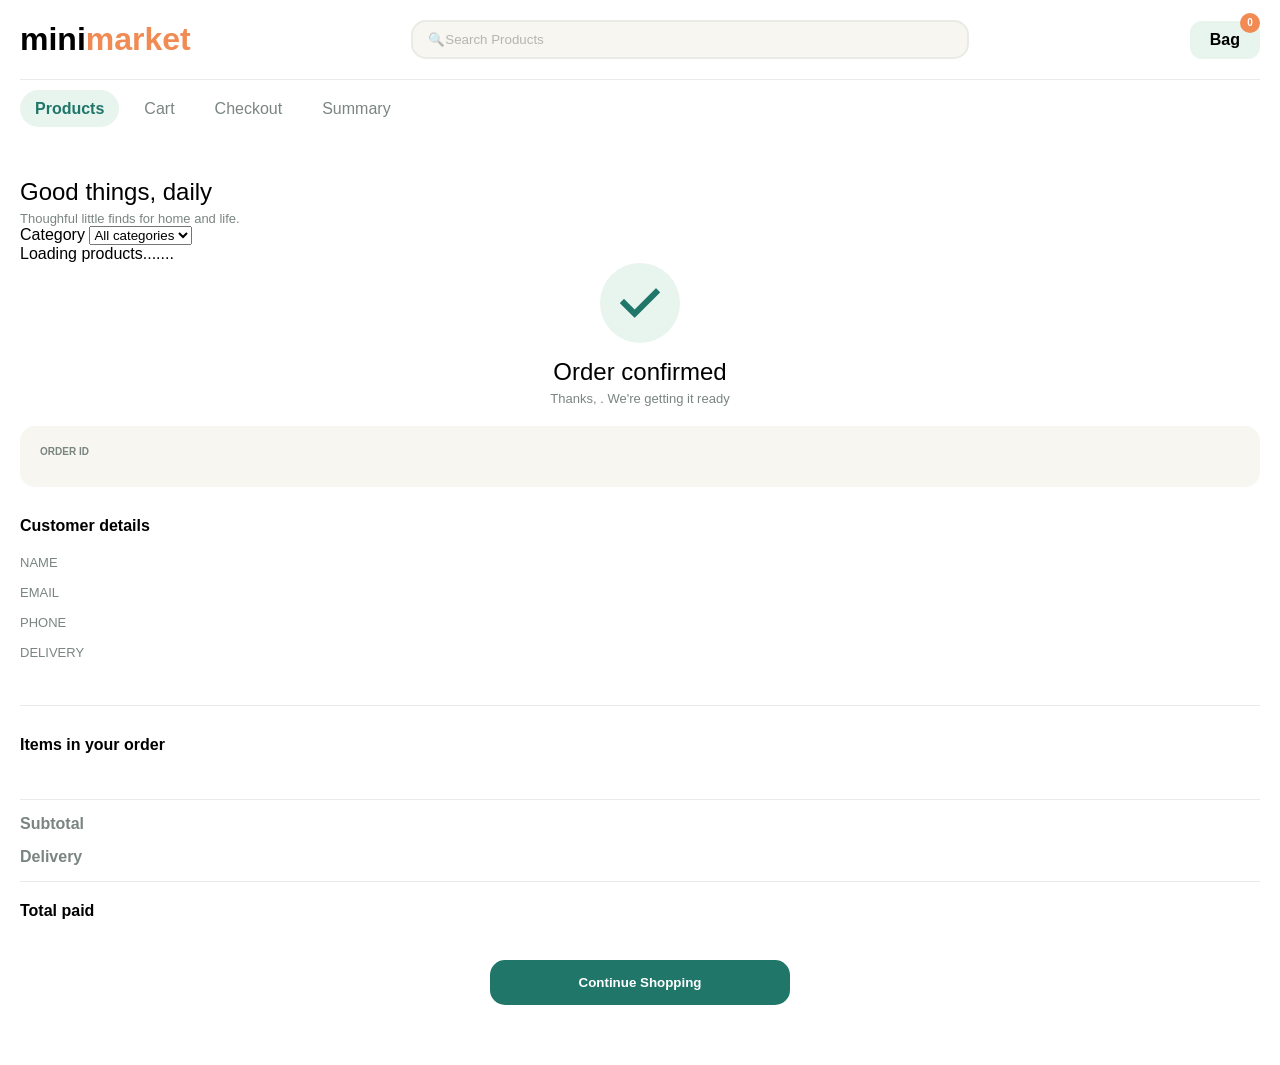
<file: index.html>
<!DOCTYPE html>
<html lang="en">
<head>
    <meta charset="UTF-8">
    <meta name="viewport" content="width=device-width, initial-scale=1.0">
    <title>Document</title>
    <link rel="stylesheet" href="./css/header.css">
    <link rel="stylesheet" href="./css/summary.css">
    <link rel="stylesheet" href="./css/cart.css">

  <script type="module" src="main.js" defer></script>
  
  <!----<script src="./js/checkout.js" defer></script>---->
</head>
<body>
    <header>
        <div class="subheader">
            <div class="logo">
                <p>mini<span>market</span></p>
            </div>
            <div id="search_bar" class="search_bar">
                <input placeholder="🔍Search Products" id="search" name="search" type="text">
            </div>

            <div class="cart">
                <p>Bag</p>
                <p class="badge" id="badge">0</p>
            </div>
        </div>
        <nav id="nav">
            <ul>
                <li><a href="#"  class="active">Products</a></li>
                <li><a href="#" class="">Cart</a></li>
                <li><a href="#"  class="">Checkout</a></li>
                <li><a href="#" class="">Summary</a></li>
            </ul>
        </nav>
    </header>

    <main>

        <section id="products" class="">
            <h2>Good things, daily</h2>
            <p>Thoughful little finds for home and life.</p>
            
            <div class="category">
                <label for="category">Category</label>
                <select name="category" id="category">
                    <option value="all">All categories</option>
                </select>
            </div>
            
            <div id="products_container" class="products_container">
                
            </div>
            
            <div class="shop_product_detail">
                <p id="showing_length"></p>
            </div>
        </section>

        <section id="cart" class="hidden">
            <h2>Your cart</h2>
            <p id="cart_items_num">2 items ready for you.</p>
            <div id="emptyCart_container" class="emptyCart_container">
                <p class="emptycard_state">Empty Cart State</p>
                <div class="empty_cart_message_container">
                    <div class="cart_image">
                        <img src="./icons/shopping-cart-svgrepo-com.svg" alt="">
                    </div>
                    <h3>Your cart is empty</h3>
                    <p>Let's find something lovely</p>
                    <button id="browse_product">Browse products</button>
                </div>
            </div>

            <div id="cart_items_container" class="cart_items_container">
                <div id="items_card_container" class="items_card_container">
    
                </div>

                <div class="subtotal_details">
                    <div>
                        <p>Subtotal</p>
                        <p id="subtotal" class="subtotal_amount"></p>
                    </div>
                    
                    <p>Delivery calculated at checkout</p>
                </div>

                <div class="cont_btn_div">
                    <button id="cont_to_checkout">Continue to Checkout</button>
                </div>
            </div>
        </section>
        <section id="checkout" class="hidden">
            <h2>Delivery details</h2>
            <p>where should we send your order.</p>
          <div class="checkout_container">
              <form id="delivery_form" class="delivery_form" action="#">
                <label for="fullname">
                  Full name
                  <input name="fullname" id="fullname" type="text" />
                  <span id="fullname_error"></span>
                </label>
                <label for="email">
                  Email
                  <input name="email" id="email" type="email" />
                  <span id="email_error"></span>
                </label>
                <label for="phone">
                  Phone Number
                  <input name="phone" id="phone" type="number" />
                  <span id="phone_error"></span>
                </label>
                <label for="address">
                  Address
                  <textarea name="address" id="address" ></textarea>
                  <span id="address_error"></span>
                </label>
              </form>
              <aside>
                <h3>Order total</h3>
                <p id="delivery_item_num"></p>
                <p id="delivery_total" class="delivery_total"></p>
              </aside>
          </div>
          <div class="place_order_btn">
            <button id="place_order">Place Order</button>
          </div>
        </section>
        <section id="summary">
            <div class="order_status_container">
                <div class="status_icon">
                    <img src="./icons/check-mark-black-outline-svgrepo-com.svg" alt="order status icon">
                </div>
                <div class="status">
                    <h2>Order confirmed</h2>
                    <p>Thanks, <span id="username"></span>. We're getting it ready</p>
                </div>
            </div>
    
            <div class="order_info_container">
                <div class="order_id">
                    <p>Order ID</p>
                    <p id="order_id"></p>
                </div>
    
                <time id="time" datetime=""></time>
            </div>
    
            <div class="customer_detail">
                <h3>Customer details</h3>
                <div>
                    <p class="detail">Name</p>
                    <p id="customer_name" class="name"></p>
                </div>
                <div>
                    <p class="detail">Email</p>
                    <p id="customer_email"></p>
                </div>
                <div>
                    <p class="detail">Phone</p>
                    <p id="customer_phone"></p>
                </div>
                <div>
                    <p class="detail">Delivery</p>
                    <p id="customer_address"></p>
                </div>
            </div>
    
            <div class="items_container">
                <div class="item_header">
                    <h3>Items in your order</h3>
                    <p><span id="item_num"></span></p>
                </div>
    
                <div id="itemCard_container" class="itemCard_container">
    
                </div>
            </div>
    
            <div class="subtotal_container">
                <div>
                    <p>Subtotal</p>
                    <p id="summary_subtotal"></p>
                </div>
    
                <div>
                    <p>Delivery</p>
                    <p id="delivery"></p>
                </div>
            </div>
    
            <div class="total_container">
                <p>Total paid</p>
                <p id="total"></p>
            </div>
    
            <div class="button_container">
                <button id="continue_btn" class="continue_btn">Continue Shopping</button>
            </div>
        </section>
    </main>
</body>
</html>
</file>
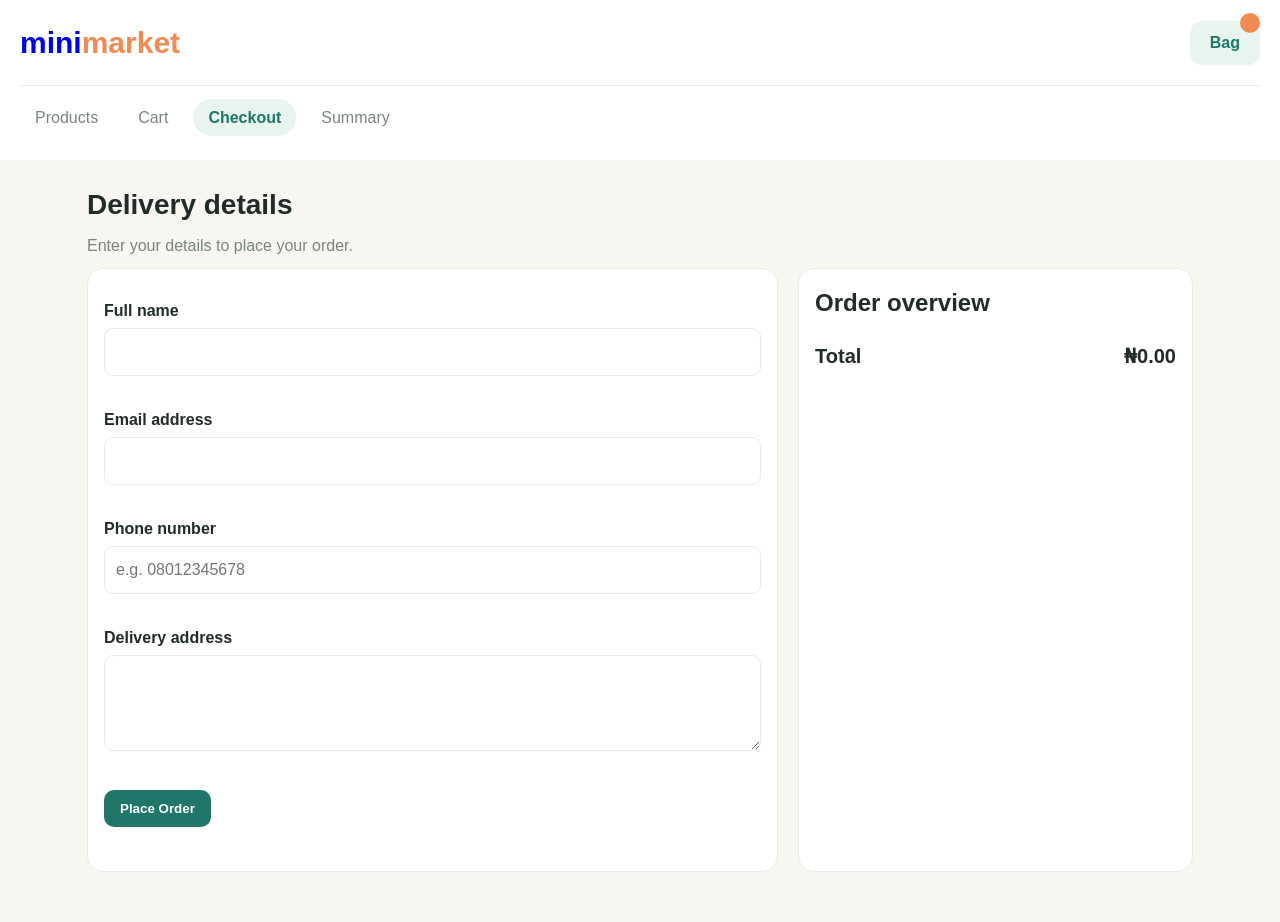
<file: checkout.html>
<!doctype html>
<html lang="en">
  <head>
    <meta charset="UTF-8" />
    <meta name="viewport" content="width=device-width, initial-scale=1.0" />
    <title>Checkout | MiniMarket</title>
    <!-- <style>
    </style> -->
    <link rel="stylesheet" href="checkout.css">
    <script type="module" src="main.js" defer>
    </script>
  </head>
  <body>
    <header>
      <div class="subheader">
        <a class="logo" href="products.html"
          ><p>mini<span>market</span></p></a
        >
        <div class="search_bar"></div>
        <a class="cart-link" href="cart.html"
          >Bag <span class="badge" id="badge">0</span></a
        >
      </div>
      <nav>
        <ul>
          <li><a class="" href="products.html">Products</a></li>
          <li><a class="" href="cart.html">Cart</a></li>
          <li><a class="active" href="checkout.html">Checkout</a></li>
          <li><a class="" href="summary.html">Summary</a></li>
        </ul>
      </nav>
    </header>
    <main>
      <h1 class="page-title">Delivery details</h1>
      <p class="muted">Enter your details to place your order.</p>
      <!-- style="margin-top: 50px" -->
      <div class="two-col form-message-margin">
        <form id="checkout-form" class="form-card" novalidate>
          <div class="field">
            <label for="name">Full name</label>
            <input id="name" name="name" type="text" autocomplete="name" />
            <small class="error" id="name-error"></small>
          </div>

          <div class="field">
            <label for="email">Email address</label
            ><input id="email" name="email" type="email" autocomplete="email" />
            <small class="error" id="email-error"></small>
          </div>
          <div class="field">
            <label for="phone">Phone number</label
            ><input
              id="phone"
              name="phone"
              type="tel"
              autocomplete="tel"
              placeholder="e.g. 08012345678"
            /><small class="error" id="phone-error"></small>
          </div>
          <div class="field">
            <label for="address">Delivery address</label
            ><textarea
              id="address"
              name="address"
              rows="3"
              autocomplete="street-address"
            ></textarea
            ><small class="error" id="address-error"></small>
          </div>
          <button type="submit">Place Order</button>
          <p id="form-message" class="error form-message-margin"></p>
        </form>
        <aside class="panel">
          <h2>Order overview</h2>
          <div id="checkout-items"></div>
          <div class="total-row">
            <span>Total</span><span id="checkout-total">₦0.00</span>
          </div>
        </aside>
      </div>
    </main>
  </body>
</html>
</file>
<file: css/header.css>
* {
    box-sizing: border-box;
    margin: 0;
    padding: 0;
    text-decoration: none;
    list-style: none;
    font-family: Arial, Helvetica, sans-serif;

}

:root {
    --Primarygreen: #1F7669;
    --Darktext: #202B2A;
    --Warmbackground: #F7F6F0;
    --Softgreenbackground: #EEF3EF;
    --Palemint: #E8F4EE;
    --Orangeaccent: #F18A53;
    --Cardborder: #EAEBE6;
    --Mutedtext: #7A8580;
    --Errorred: #C74740;
}

header {
    position: sticky;
    top: 0;
    backdrop-filter: blur(10px);
    padding: 20px;
    margin-bottom: 30px;
}
.hidden {
    display: none;
}
.subheader {
    display: flex;
    justify-content: space-between;
    align-items: center;
    padding-bottom: 20px;
    margin-bottom: 10px;
    border-bottom: 1.5px solid var(--Cardborder);
}

.logo p {
    font-size: xx-large;
    font-weight: bold;
}

.subheader span {
    color: var(--Orangeaccent);
}

.search_bar {
    flex-basis: 45%;
}

.search_bar input {
    width: 100%;
    outline: none;
    background-color: var(--Warmbackground);
    border: 2px solid var(--Cardborder);
    padding: 10px 15px;
    border-radius: 15px;
    color: var(--Darktext);
}

.search_bar input::placeholder {
    opacity: 0.5;
}

.cart {
    position: relative;
    padding: 10px 20px;
    border-radius: 12px;
    font-weight: bold;
    background-color: var(--Palemint);
}

.badge {
    position: absolute;
    top: -8px;
    right: 0;
    display: flex;
    justify-content: center;
    align-items: center;
    width: 20px;
    height: 20px;
    font-size: x-small;
    border-radius: 50%;
    color: white;
    background-color: var(--Orangeaccent);
}


nav ul {
    display: flex;
    gap: 10px;
    padding-block: 10px;
}

nav li a {
    color: var(--Mutedtext);
    padding: 10px 15px;
    border-radius: 50px;
}

nav li a:hover, .active{
    color: var(--Primarygreen);
    background-color: var(--Palemint);
    font-weight: bold;
}


@media (max-width:740px) {

    .subheader {
        gap: 10px;
        padding-bottom: 15px;
    }

    .search_bar input {
      font-size: xx-small;
        padding: 5px 10px;
    }

    .search_bar input::placeholder {
        font-size: xx-small;
    }

    .cart {
        padding: 5px 15px;
        border-radius: 8px;
        font-size: smaller;
    }


    .logo p {
        font-size: medium;
        font-weight: bold;
    }

    nav ul {
        justify-content: space-between;
        padding-inline: 10px;
    }

    nav li a {
        padding: 0;
        font-size: smaller;
    }

    nav li a:hover, .active{
        padding: 5px 10px;
    }
}
</file>
<file: css/summary.css>
* {
    box-sizing: border-box;
    margin: 0;
    padding: 0;
    text-decoration: none;
    list-style: none;
    font-family: Arial, Helvetica, sans-serif;

}

:root {
    --Primarygreen: #1F7669;
    --Darktext: #202B2A;
    --Warmbackground: #F7F6F0;
    --Softgreenbackground: #EEF3EF;
    --Palemint: #E8F4EE;
    --Orangeaccent: #F18A53;
    --Cardborder: #EAEBE6;
    --Mutedtext: #7A8580;
    --Errorred: #C74740;
}

header {
    position: sticky;
    top: 0;
    backdrop-filter: blur(10px);
    padding: 20px;
    margin-bottom: 30px;
}
.hidden {
    display: none;
}
.subheader {
    display: flex;
    justify-content: space-between;
    align-items: center;
    padding-bottom: 20px;
    margin-bottom: 10px;
    border-bottom: 1.5px solid var(--Cardborder);
}

.logo p {
    font-size: xx-large;
    font-weight: bold;
}

.subheader span {
    color: var(--Orangeaccent);
}

.search_bar {
    flex-basis: 45%;
}

.search_bar input {
    width: 100%;
    outline: none;
    background-color: var(--Warmbackground);
    border: 2px solid var(--Cardborder);
    padding: 10px 15px;
    border-radius: 15px;
    color: var(--Darktext);
}

.search_bar input::placeholder {
    opacity: 0.5;
}

.cart {
    position: relative;
    padding: 10px 20px;
    border-radius: 12px;
    font-weight: bold;
    background-color: var(--Palemint);
}

.badge {
    position: absolute;
    top: -8px;
    right: 0;
    display: flex;
    justify-content: center;
    align-items: center;
    width: 20px;
    height: 20px;
    font-size: x-small;
    border-radius: 50%;
    color: white;
    background-color: var(--Orangeaccent);
}


nav ul {
    display: flex;
    gap: 10px;
    padding-block: 10px;
}

nav li a {
    color: var(--Mutedtext);
    padding: 10px 15px;
    border-radius: 50px;
}

nav li a:hover, .active{
    color: var(--Primarygreen);
    background-color: var(--Palemint);
    font-weight: bold;
}


main {
    padding: 0 20px 20px;
}

.order_status_container {
    display: flex;
    flex-direction: column;
    align-items: center;
    justify-content: center;
}

.status_icon {
    display: flex;
    justify-content: center;
    align-items: center;
    width: 80px;
    height: 80px;
    border-radius: 50%;
    background-color: var(--Palemint);
    margin-bottom: 15px;
}

.status_icon img {
    width: 40px;
    height: 40px;
}

.status {
    text-align: center;
    margin-bottom: 20px;
}

h2 {
    font-weight: 300;
    margin-bottom: 5px;
}

h2 + p {
    color: var(--Mutedtext);
    font-size: small;
}

.order_info_container {
    display: flex;
    justify-content: space-between;
    align-items: center;
    background-color: var(--Warmbackground);
    padding: 20px;
    border-radius: 15px;
    margin-bottom: 30px;
}

.order_id p:first-child{
    text-transform: uppercase;
    color: var(--Mutedtext);
    margin-bottom: 10px;
    font-size: x-small;
    font-weight: bold;
}

.order_id p:last-child {
    font-size: large;
    font-weight: bold;
    color: var(--Primarygreen);
}

time {
    color: var(--Mutedtext);
    font-size: smaller;
}

h3 {
    font-size: medium;
}

.customer_detail {
    margin-bottom: 30px;
    padding-bottom: 30px;
    border-bottom: 1.5px solid var(--Cardborder);
}

.customer_detail h3 {
    margin-bottom: 20px;
}

.customer_detail div {
    display: flex;
    align-items: center;
    gap: 30px;
    margin-bottom: 15px;
}

.customer_detail div p:first-child {
    width: 80px;
    text-transform: uppercase;
    color: var(--Mutedtext);
    font-size: small;
}

.customer_detail div p:last-child {
    font-size: small;
    color: var(--Darktext);
}

.item_header {
    display: flex;
    justify-content: space-between;
    align-items: center;
    margin-bottom: 15px;
}

.item_header p {
    color: var(--Mutedtext);
}


.itemCard_container {
    display: grid;
    gap: 30px;
    grid-template-columns: repeat(4, 1fr);
}

.card {
    border: 1px solid var(--Cardborder);
    border-radius: 15px;
    overflow: hidden;
    box-shadow: 1px 1px 2px rgba(0, 0, 0, 0.4);
}

.card img {
    width: 100%;
    height: 150px;
    margin-bottom: 20px;
}

.item_detail {
    padding: 0 15px 15px;
}

.item_detail p:first-child, .total {
    font-weight: bold;
    color: var(--Darktext);
}

.price {
    margin-block: 10px;
    color: var(--Mutedtext);
}

.subtotal_container {
    display: flex;
    flex-direction: column;
    gap: 15px;
    border-block: 1.5px solid var(--Cardborder);
    margin-top: 30px;
    padding-block: 15px;
    color: var(--Mutedtext);
    font-weight: 600;
}

.subtotal_container div {
    display: flex;
    align-items: center;
    gap: 15px;
}

.total_container {
    display: flex;
    align-items: center;
    gap: 15px;
    font-weight: bold;
    margin-top: 20px;
    margin-bottom: 40px;
}

.total_container p:last-child {
    font-size: x-large;
    color: var(--Primarygreen);
}

.button_container {
    width: 100%;
    display: flex;
    justify-content: center;
    margin: 40px 0;
}

.continue_btn {
    width: 300px;
    border: none;
    background-color: var(--Primarygreen);
    color: white;
    padding: 15px 20px;
    border-radius: 15px;
    margin: 0 auto;
    cursor: pointer;
    font-weight: 600;
}


@media (max-width:576px) {

    .subheader {
        gap: 10px;
        padding-bottom: 15px;
    }

    .search_bar input {
      font-size: xx-small;
        padding: 5px 10px;
    }

    .search_bar input::placeholder {
        font-size: xx-small;
    }

    .cart {
        padding: 5px 15px;
        border-radius: 8px;
        font-size: smaller;
    }


    .logo p {
        font-size: medium;
        font-weight: bold;
    }

    nav ul {
        justify-content: space-between;
        padding-inline: 10px;
    }

    nav li a {
        padding: 0;
        font-size: smaller;
    }

    nav li a:hover, .active{
        padding: 5px 10px;
    }

    .customer_detail div {
        gap: 15px;
    }

    .itemCard_container {
        grid-template-columns: 1fr;
    }
}
</file>
<file: css/cart.css>
* {
    box-sizing: border-box;
    margin: 0;
    padding: 0;
    text-decoration: none;
    list-style: none;
    font-family: Arial, Helvetica, sans-serif;

}

:root {
    --Primarygreen: #1F7669;
    --Darktext: #202B2A;
    --Warmbackground: #F7F6F0;
    --Softgreenbackground: #EEF3EF;
    --Palemint: #E8F4EE;
    --Orangeaccent: #F18A53;
    --Cardborder: #EAEBE6;
    --Mutedtext: #7A8580;
    --Errorred: #C74740;
}

.emptyCart_container {
    width: 60%;
    margin: 30px auto;
    border: 1.5px dashed var(--Primarygreen);
    border-radius: 15px;
    background-color: var(--Softgreenbackground);
    padding: 30px;
}

.emptycard_state {
    font-size: small;
    font-weight: 600;
    color: var(--Mutedtext);
    text-transform: uppercase;
}

.empty_cart_message_container {
    display: flex;
    flex-direction: column;
    justify-content: center;
    align-items: center;
}

.cart_image {
    display: flex;
    justify-content: center;
    align-items: center;
    width: 100px;
    height: 100px;
    background-color: var(--Palemint);
    border-radius: 50%;
    box-shadow: 1px 1px 1px rgba(0, 0, 0, 0.2);
    margin-bottom: 20px;
}

.cart_image img {
    width: 70px;
    height: 70px;
}

.empty_cart_message_container h3 {
    font-size: x-large;
    font-weight: 300;
    margin-bottom: 10px;
}

.empty_cart_message_container p {
    color: var(--Mutedtext);
    margin-bottom: 30px;
}

.empty_cart_message_container button {
    border: 1.5px solid var(--Primarygreen);
    padding: 15px 70px;
    background-color: #fff;
    color: var(--Primarygreen);
    border-radius: 10px;
    font-weight: bold;
    cursor: pointer;
}

.cart_items_container {
    margin-top: 30px;
}

.items_card_container {
    display: grid;
    grid-template-columns: repeat(4, 1fr);
    gap: 30px;
    margin-bottom: 20px;
    padding-bottom: 30px;
    border-bottom: 1.5px solid var(--Cardborder);
}

.item_card {
    border: 1.5px solid var(--Cardborder);
    border-radius: 15px;
    padding: 15px;
}

.item_card img {
    width: 100%;
    border-radius: 15px;
}

.item_detail {
    margin-top: 10px;
}

.item_price {
    margin: 10px 0;
    color: var(--Mutedtext);
}

.item_title {
    font-size: small;
}

.item_total {
    font-weight: bold;
    margin-bottom: 10px;
}

.item_btn_control {
    display: flex;
    justify-content: space-between;
    align-items: center;
}

.qty_control_btn {
    display: flex;
    gap: 10px;
    align-items: center;
}

.qty_control_btn button {
    border: none;
    padding: 10px 15px;
    background-color: var(--Warmbackground);
    cursor: pointer;
}

#increment {
    border-top-right-radius: 10px;
    border-bottom-right-radius: 10px;
}

#decrement {
    border-top-left-radius: 10px;
    border-bottom-left-radius: 10px;
}

#remove {
    border: none;
    background-color: transparent;
    color: var(--Errorred);
    cursor: pointer;
    padding: 5px 10px;
    border-radius: 5px;
}

#remove:hover {
    border: 1px solid var(--Errorred);
}

.subtotal_details {
    margin-bottom: 30px;
}

.subtotal_details p {
    color: var(--Mutedtext);
}

.subtotal_details p:last-child {
    font-size: smaller;
}

.subtotal_details div {
    display: flex;
    gap: 30px;
    margin-bottom: 10px;
}

.subtotal_details div p:last-child {
    font-size: medium;
    font-weight: bold;
    color: var(--Darktext);
}

.cont_btn_div {
    display: flex;
    justify-content: center;
    width: 100%;
}

#cont_to_checkout {
    width: 400px;
    padding: 15px 40px;
    background-color: var(--Primarygreen);
    color: white;
    border: none;
    border-radius: 10px;
    cursor: pointer;
    font-weight: bold;
}


@media (max-width : 700px) {

    .emptyCart_container {
        width: 100%;
        padding: 15px;
    }

    .emptycard_state {
        font-size: x-small;
    }

    .cart_image {
        width: 80px;
        height: 80px;
    }

    .cart_image img {
        width: 50px;
        height: 50px;
    }

    .empty_cart_message_container h3 {
        font-size: large;
    }

    .empty_cart_message_container button {
        padding-inline: 40px;
    }

    .items_card_container {
        grid-template-columns: 1fr;
    }

}
</file>
<file: checkout.css>
* {
  box-sizing: border-box;
  margin: 0;
  padding: 0;
  text-decoration: none;
  list-style: none;
}
:root {
  --Primarygreen: #1f7669;
  --Darktext: #202b2a;
  --Warmbackground: #f7f6f0;
  --Softgreenbackground: #eef3ef;
  --Palemint: #e8f4ee;
  --Orangeaccent: #f18a53;
  --Cardborder: #eaebe6;
  --Mutedtext: #7a8580;
  --Errorred: #c74740;
}
body {
  font-family: Arial, sans-serif;
  background: var(--Warmbackground);
  color: var(--Darktext);
  line-height: 1.5;
}
header {
  padding: 20px;
  margin-bottom: 24px;
  background: #fff;
}
.subheader {
  display: flex;
  justify-content: space-between;
  align-items: center;
  gap: 18px;
  padding-bottom: 20px;
  margin-bottom: 10px;
  border-bottom: 1.5px solid var(--Cardborder);
}
.logo p {
  font-size: 30px;
  font-weight: bold;
}
.subheader span {
  color: var(--Orangeaccent);
}
.search_bar {
  flex-basis: 45%;
}
.search_bar input {
  width: 100%;
  outline: none;
  background: var(--Warmbackground);
  border: 2px solid var(--Cardborder);
  padding: 11px 15px;
  border-radius: 15px;
  color: var(--Darktext);
}
.cart-link {
  position: relative;
  display: inline-block;
  padding: 10px 20px;
  border-radius: 12px;
  background: var(--Palemint);
  color: var(--Primarygreen);
  font-weight: bold;
}
.badge {
  position: absolute;
  top: -8px;
  right: 0;
  display: flex;
  justify-content: center;
  align-items: center;
  min-width: 20px;
  height: 20px;
  padding: 0 5px;
  font-size: 11px;
  border-radius: 50px;
  color: white;
  background: var(--Orangeaccent);
}
nav ul {
  display: flex;
  gap: 10px;
  padding-block: 10px;
}
nav li a {
  color: var(--Mutedtext);
  padding: 10px 15px;
  border-radius: 50px;
}
nav li a:hover,
nav li a.active {
  color: var(--Primarygreen);
  background: var(--Palemint);
  font-weight: bold;
}
main {
  max-width: 1150px;
  margin: 0 auto;
  padding: 0 22px 50px;
}
.page-title {
  margin-bottom: 8px;
  font-size: 28px;
}
.muted {
  color: var(--Mutedtext);
}
.toolbar {
  display: flex;
  gap: 12px;
  align-items: center;
  flex-wrap: wrap;
  margin: 20px 0;
}
select,
input,
textarea {
  font: inherit;
}
.toolbar select {
  padding: 10px 14px;
  border: 1px solid var(--Cardborder);
  border-radius: 10px;
  background: white;
}
.grid {
  display: grid;
  grid-template-columns: repeat(auto-fit, minmax(205px, 1fr));
  gap: 18px;
}
.product-card,
.panel,
.form-card,
.summary-card {
  background: white;
  border: 1px solid var(--Cardborder);
  border-radius: 16px;
  padding: 16px;
}
.product-card img {
  width: 100%;
  height: 160px;
  object-fit: contain;
  background: var(--Softgreenbackground);
  border-radius: 12px;
  margin-bottom: 12px;
}
.product-card h3 {
  font-size: 16px;
  min-height: 48px;
}
.price {
  font-weight: bold;
  color: var(--Primarygreen);
  margin: 8px 0;
}
button,
.button {
  border: 0;
  border-radius: 10px;
  padding: 11px 16px;
  background: var(--Primarygreen);
  color: white;
  font-weight: bold;
  cursor: pointer;
  display: inline-block;
}
button:hover,
.button:hover {
  opacity: 0.9;
}
.secondary {
  background: var(--Palemint);
  color: var(--Primarygreen);
}
.danger {
  background: #fae9e7;
  color: var(--Errorred);
}
.notice {
  padding: 14px;
  background: var(--Palemint);
  border-radius: 10px;
  margin: 14px 0;
}
.error {
  color: var(--Errorred);
  font-size: 13px;
  display: block;
  min-height: 18px;
}

.form-message-margin {
  margin-top: 10px;
}

.field {
  margin: 14px 0;
}
.field label {
  display: block;
  font-weight: bold;
  margin-bottom: 5px;
}
.field input,
.field textarea {
  width: 100%;
  padding: 11px;
  border: 1px solid var(--Cardborder);
  border-radius: 9px;
  background: white;
}

.field input.invalid,
.field textarea.invalid {
  border-color: var(--Errorred);
}
.cart-row {
  display: grid;
  grid-template-columns: 1fr auto auto auto;
  gap: 14px;
  align-items: center;
  padding: 14px 0;
  border-bottom: 1px solid var(--Cardborder);
}
.qty {
  width: 70px;
  padding: 8px;
  border: 1px solid var(--Cardborder);
  border-radius: 8px;
}
.total-row {
  display: flex;
  justify-content: space-between;
  font-size: 20px;
  font-weight: bold;
  margin: 20px 0;
}
.two-col {
  display: grid;
  grid-template-columns: 1.4fr 0.8fr;
  gap: 20px;
  /* margin-top: 50px  */
}
.actions {
  display: flex;
  gap: 10px;
  flex-wrap: wrap;
  margin-top: 18px;
}
.empty {
  text-align: center;
  padding: 45px 15px;
  background: white;
  border: 1px dashed var(--Cardborder);
  border-radius: 16px;
}
@media (max-width: 650px) {
  header {
    padding: 14px;
  }
  .subheader {
    gap: 9px;
  }
  .logo p {
    font-size: 20px;
  }
  .search_bar {
    flex: 1;
  }
  .search_bar input {
    padding: 8px;
    font-size: 12px;
  }
  .cart-link {
    padding: 8px 12px;
    font-size: 13px;
  }
  nav ul {
    justify-content: space-between;
    gap: 4px;
  }
  nav li a {
    padding: 5px 3px;
    font-size: 12px;
  }
  main {
    padding: 0 14px 35px;
  }
  .two-col {
    grid-template-columns: 1fr;
  }
  .cart-row {
    grid-template-columns: 1fr auto;
    gap: 8px;
  }
  .cart-row > *:nth-child(3) {
    grid-column: 1;
  }
  .cart-row > *:nth-child(4) {
    grid-column: 2;
    grid-row: 2;
  }
}
</file>
